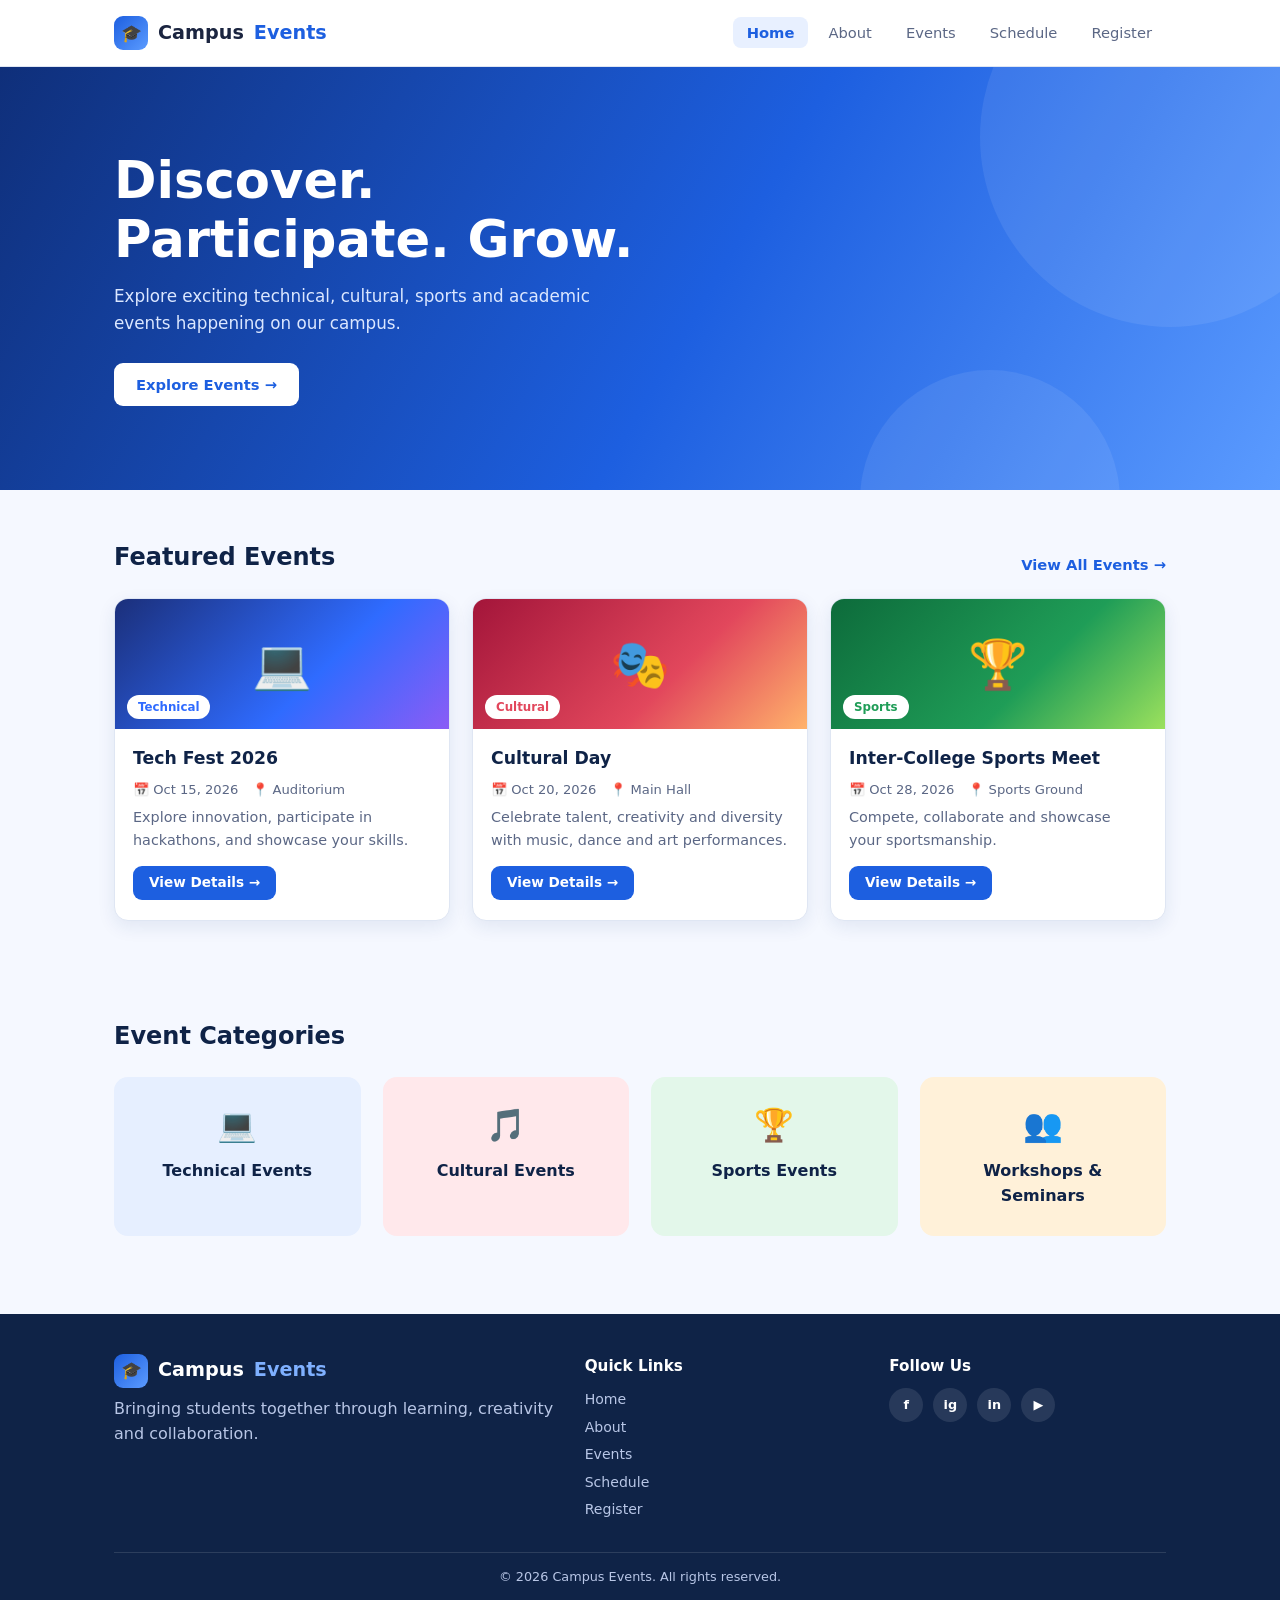
<file: campus-events/index.html>
<!DOCTYPE html>
<html lang="en">
<head>
  <meta charset="UTF-8">
  <meta name="viewport" content="width=device-width, initial-scale=1.0">
  <title>Home | Campus Events</title>
  <link rel="stylesheet" href="style.css">
</head>
<body>
<header>
  <div class="wrap nav">
    <a href="index.html" class="logo"><span class="logo-mark">🎓</span>Campus <b>Events</b></a>
    <nav aria-label="Main">
      <ul>
        <li><a href="index.html" class="active">Home</a></li>
        <li><a href="about.html">About</a></li>
        <li><a href="events.html">Events</a></li>
        <li><a href="schedule.html">Schedule</a></li>  
        <li><a href="register.html">Register</a></li>
      </ul>
    </nav>
  </div>
</header>

<main>
  <section class="hero">
    <div class="wrap">
      <h1>Discover. Participate. Grow.</h1>
      <p>Explore exciting technical, cultural, sports and academic events happening on our campus.</p>
      <a href="events.html" class="btn light">Explore Events →</a>
    </div>
  </section>

  <section>
    <div class="wrap">
      <div class="section-head">
        <h2>Featured Events</h2>
        <a href="events.html" class="link">View All Events →</a>
      </div>
      <div class="grid g3">
      <article class="card" data-cat="tech">
        <div class="thumb tech"><span aria-hidden="true">💻</span><span class="tag tech">Technical</span></div>
        <div class="card-body">
          <h3>Tech Fest 2026</h3>
          <div class="meta"><span>📅 Oct 15, 2026</span><span>📍 Auditorium</span></div>
          <p>Explore innovation, participate in hackathons, and showcase your skills.</p>
          <a href="event-details.html" class="btn small">View Details →</a>
        </div>
      </article>
      <article class="card" data-cat="cultural">
        <div class="thumb cultural"><span aria-hidden="true">🎭</span><span class="tag cultural">Cultural</span></div>
        <div class="card-body">
          <h3>Cultural Day</h3>
          <div class="meta"><span>📅 Oct 20, 2026</span><span>📍 Main Hall</span></div>
          <p>Celebrate talent, creativity and diversity with music, dance and art performances.</p>
          <a href="event-details.html" class="btn small">View Details →</a>
        </div>
      </article>
      <article class="card" data-cat="sports">
        <div class="thumb sports"><span aria-hidden="true">🏆</span><span class="tag sports">Sports</span></div>
        <div class="card-body">
          <h3>Inter-College Sports Meet</h3>
          <div class="meta"><span>📅 Oct 28, 2026</span><span>📍 Sports Ground</span></div>
          <p>Compete, collaborate and showcase your sportsmanship.</p>
          <a href="event-details.html" class="btn small">View Details →</a>
        </div>
      </article>
      </div>
    </div>
  </section>

  <section>
    <div class="wrap">
      <h2 style="margin-bottom:22px">Event Categories</h2>
      <div class="grid g4">
        <a href="events.html" class="tile tech"><span class="ico">💻</span><h3>Technical Events</h3></a>
        <a href="events.html" class="tile cultural"><span class="ico">🎵</span><h3>Cultural Events</h3></a>
        <a href="events.html" class="tile sports"><span class="ico">🏆</span><h3>Sports Events</h3></a>
        <a href="events.html" class="tile workshop"><span class="ico">👥</span><h3>Workshops &amp; Seminars</h3></a>
      </div>
    </div>
  </section>
</main>

<footer>
  <div class="wrap">
    <div class="foot">
      <div>
        <a href="index.html" class="logo"><span class="logo-mark">🎓</span>Campus <b>Events</b></a>
        <p>Bringing students together through learning, creativity and collaboration.</p>
      </div>
      <div>
        <h4>Quick Links</h4>
        <ul>
          <li><a href="index.html">Home</a></li>
          <li><a href="about.html">About</a></li>
          <li><a href="events.html">Events</a></li>
          <li><a href="schedule.html">Schedule</a></li>
          <li><a href="register.html">Register</a></li>
        </ul>
      </div>
      <div>
        <h4>Follow Us</h4>
        <div class="social">
          <a href="#" aria-label="Facebook">f</a>
          <a href="#" aria-label="Instagram">ig</a>
          <a href="#" aria-label="LinkedIn">in</a>
          <a href="#" aria-label="YouTube">▶</a>
        </div>
      </div>
    </div>
    <p class="copy">© 2026 Campus Events. All rights reserved.</p>
  </div>
</footer>
</body>
</html>
</file>
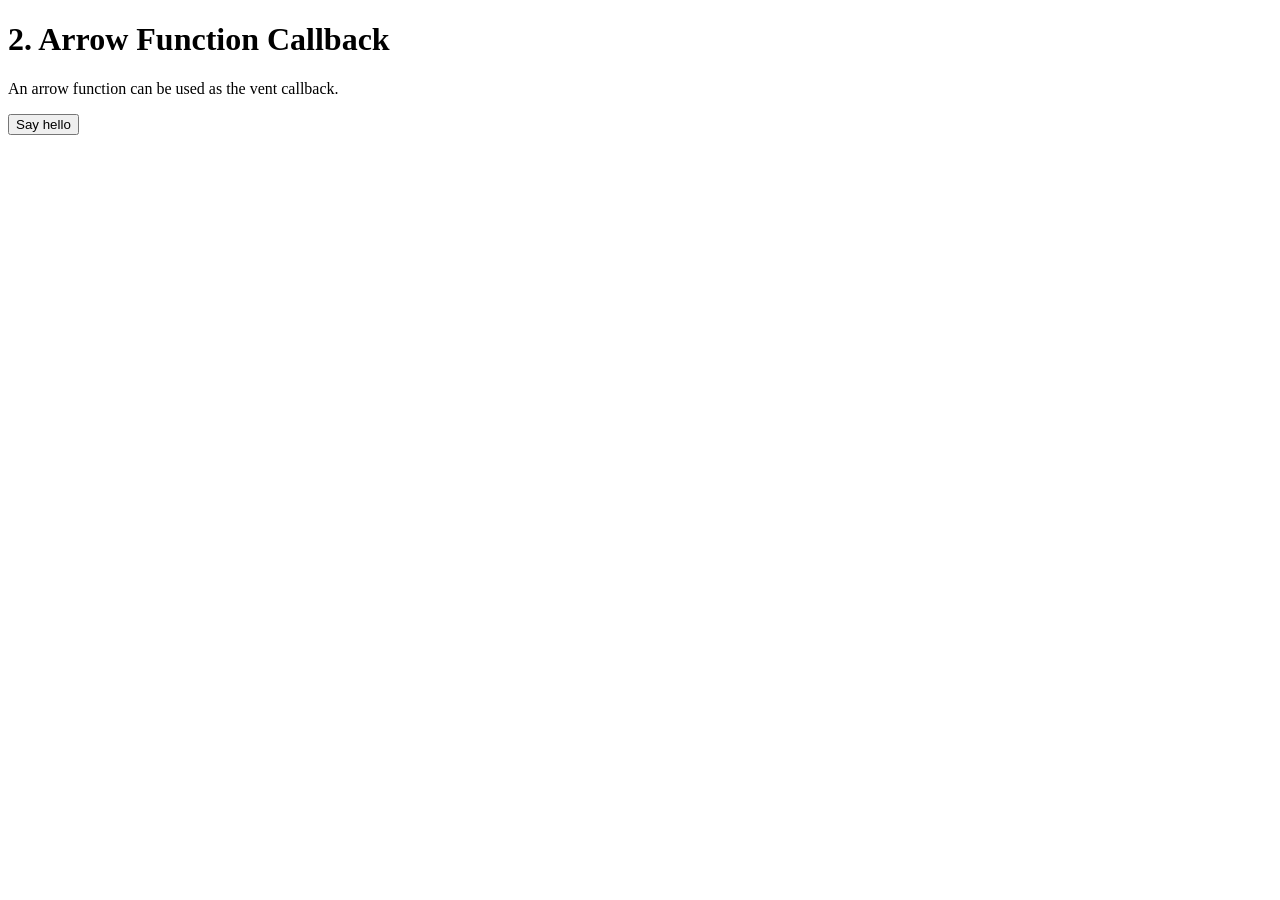
<file: arrow force.html>
<!DOCTYPE html>
<html lang="en">
<head>
    <meta charset="UTF-8">
    <meta name="viewport" content="width=device-width, initial-scale=1.0">
    <title>Document</title>
</head>
<body>
    <h1>2. Arrow Function Callback</h1>
    <p> An arrow function can be used as the vent callback.</p>
    <button id="helloBtn">Say hello</button>
    <p id="result" class="result"></p>
    <script>
        const button= document.querySelector("#helloBtn");
        const result= document.querySelector("#result");
        button.addEventListener("click", () =>{
            result.textContent="Hello, Students!"
        });
    </script>
</body>
</html>
</file>
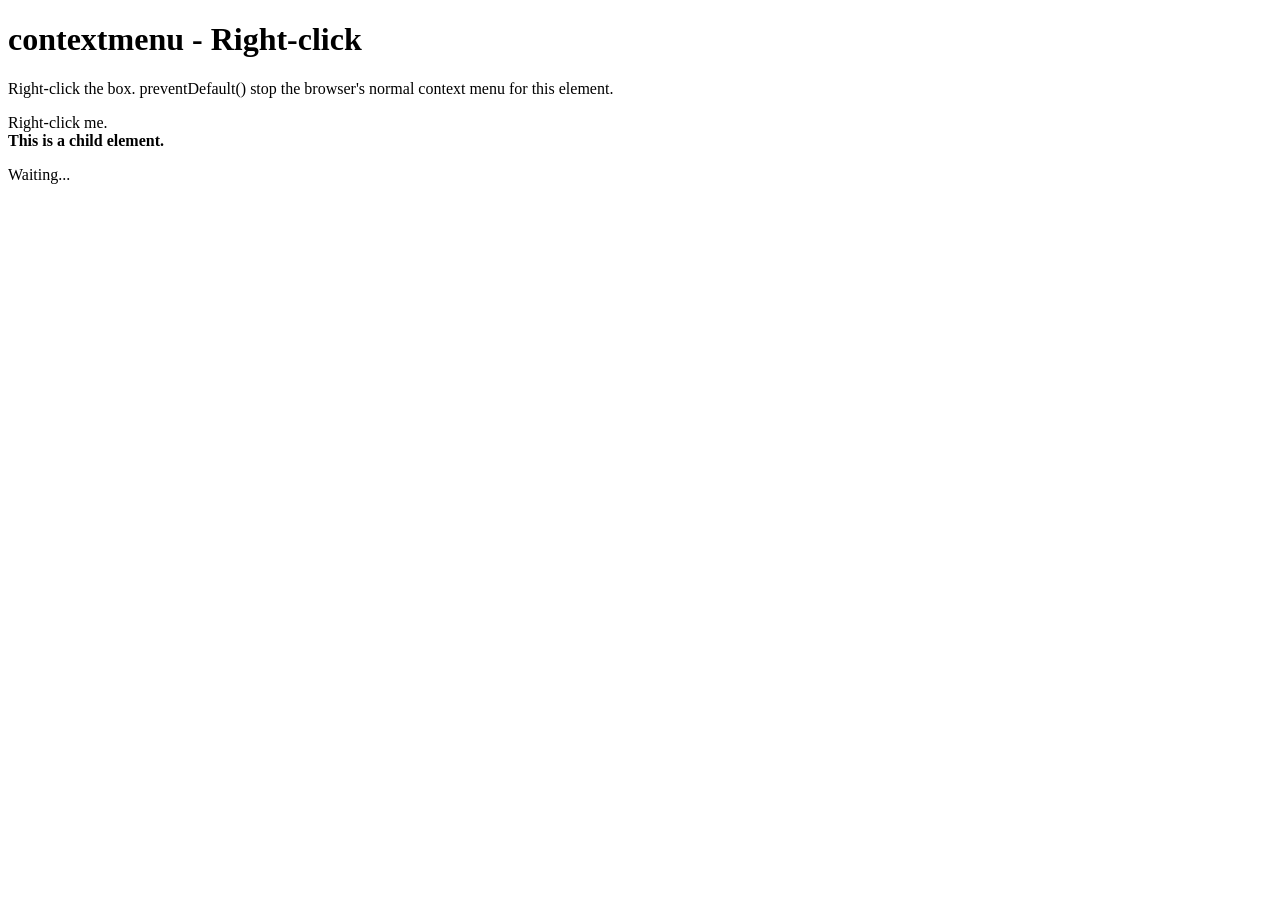
<file: contextmenu.html>
<!DOCTYPE html>
<html lang="en">
<head>
    <meta charset="UTF-8">
    <meta name="viewport" content="width=device-width, initial-scale=1.0">
    <title>Document</title>
</head>
<body>
    <h1>contextmenu - Right-click</h1>
    <p>Right-click the box. preventDefault() stop the browser's normal context menu for this element.</p>
    <div id="target" class="box">Right-click me.<br>
        <strong>This is a child element.</strong>
    </div><p id="result" class="result">Waiting...</p>
    <script>
        const target=document.querySelector("#target");
        const result=document.querySelector("#result");
        target.addEventListener("contextmenu", (event) =>{
            event.preventDefault();
            result.textContent="custom Right-click action";
            target.style.backgroundColor="#e9d5ff"
        });
    </script>
</body>
</html>
</file>
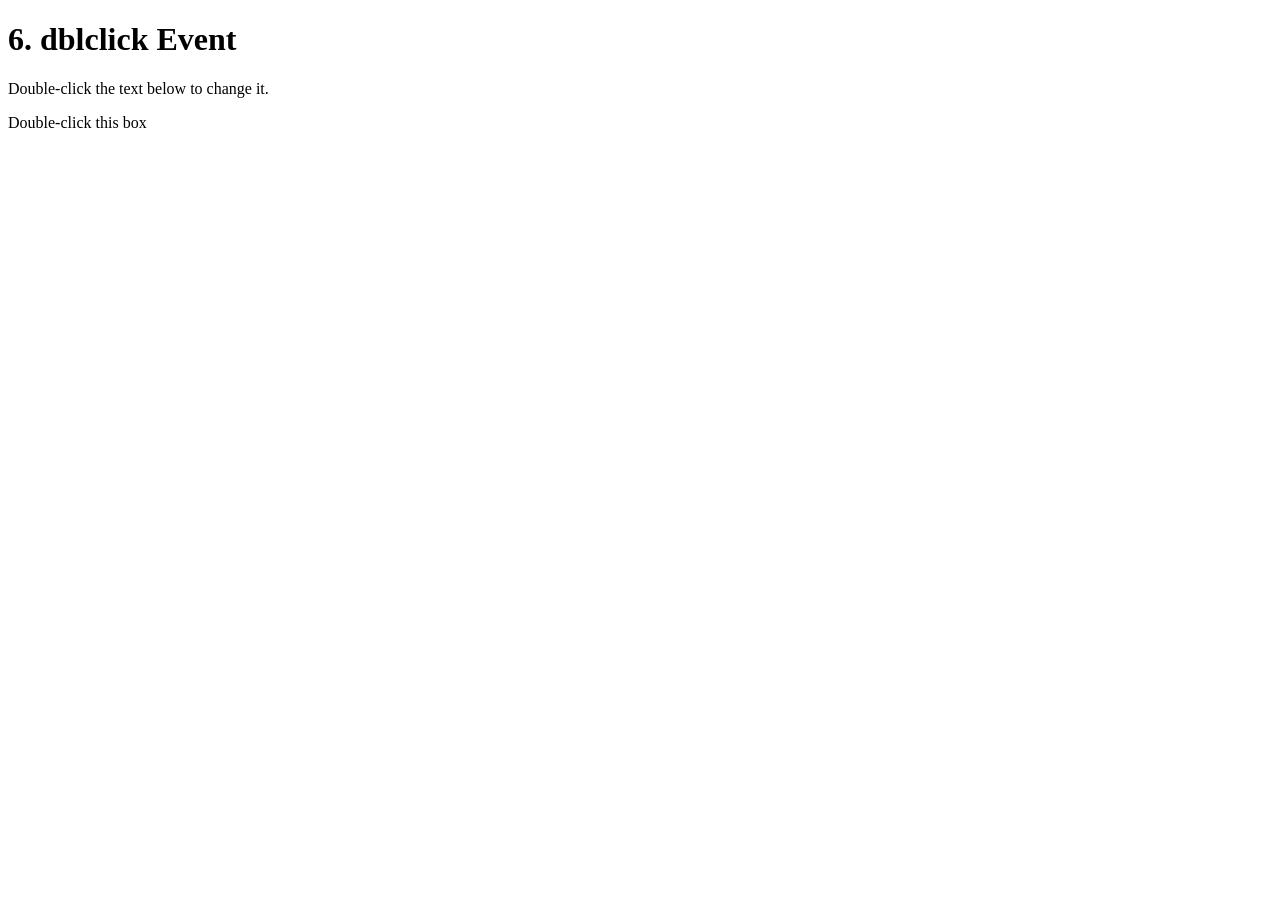
<file: dd click event.html>
<!DOCTYPE html>
<html lang="en">
<head>
    <meta charset="UTF-8">
    <meta name="viewport" content="width=device-width, initial-scale=1.0">
    <title>Document</title>
</head>
<body>
    <h1>6. dblclick Event </h1>
    <p>Double-click the text below to change it.</p>
    <p id="target" class="box">Double-click this box</p>
    <script>
        const target= document.querySelector("#target");
        target.addEventListener("dblclick", () =>{
            target.textContent= "You double-clicked the box!";
            target.style.backgroundColor="#bbf7d0";
        });
    </script>
</body>
</html>
</file>
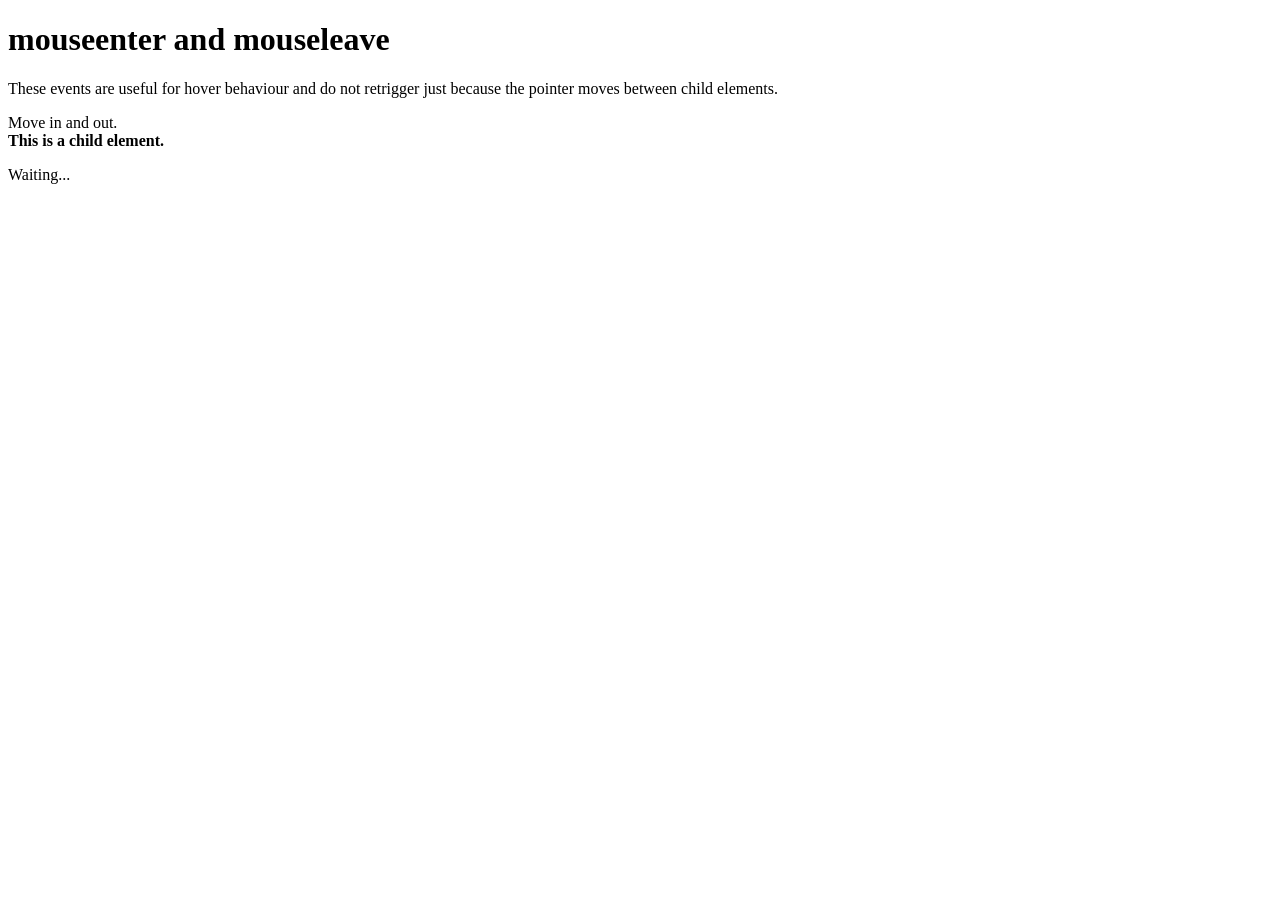
<file: mouseenter mouseleave.html>
<!DOCTYPE html>
<html lang="en">
<head>
    <meta charset="UTF-8">
    <meta name="viewport" content="width=device-width, initial-scale=1.0">
    <title>Document</title>
</head>
<body>
    <h1>mouseenter and mouseleave</h1>
    <p>These events are useful for hover behaviour and do not retrigger
    just because the pointer moves between child elements.</p>
    <div id="target" class="box">Move in and out.<br>
        <strong>This is a child element.</strong>
    </div><p id="result" class="result">Waiting...</p>
    <script>
        const target=document.querySelector("#target");
        const result=document.querySelector("#result");
        target.addEventListener("mouseenter", () =>{
            target.style.backgroundColor="#bbf7d0";
            result.textContent="mouseenter pointer entered the box  ";
        });
        target.addEventListener("mouseleave", () =>{
            target.style.backgroundColor="#dbeafe";
            result.textContent="mouseleave pointer left the box";
        });
    </script>
</body>
</html>
</file>
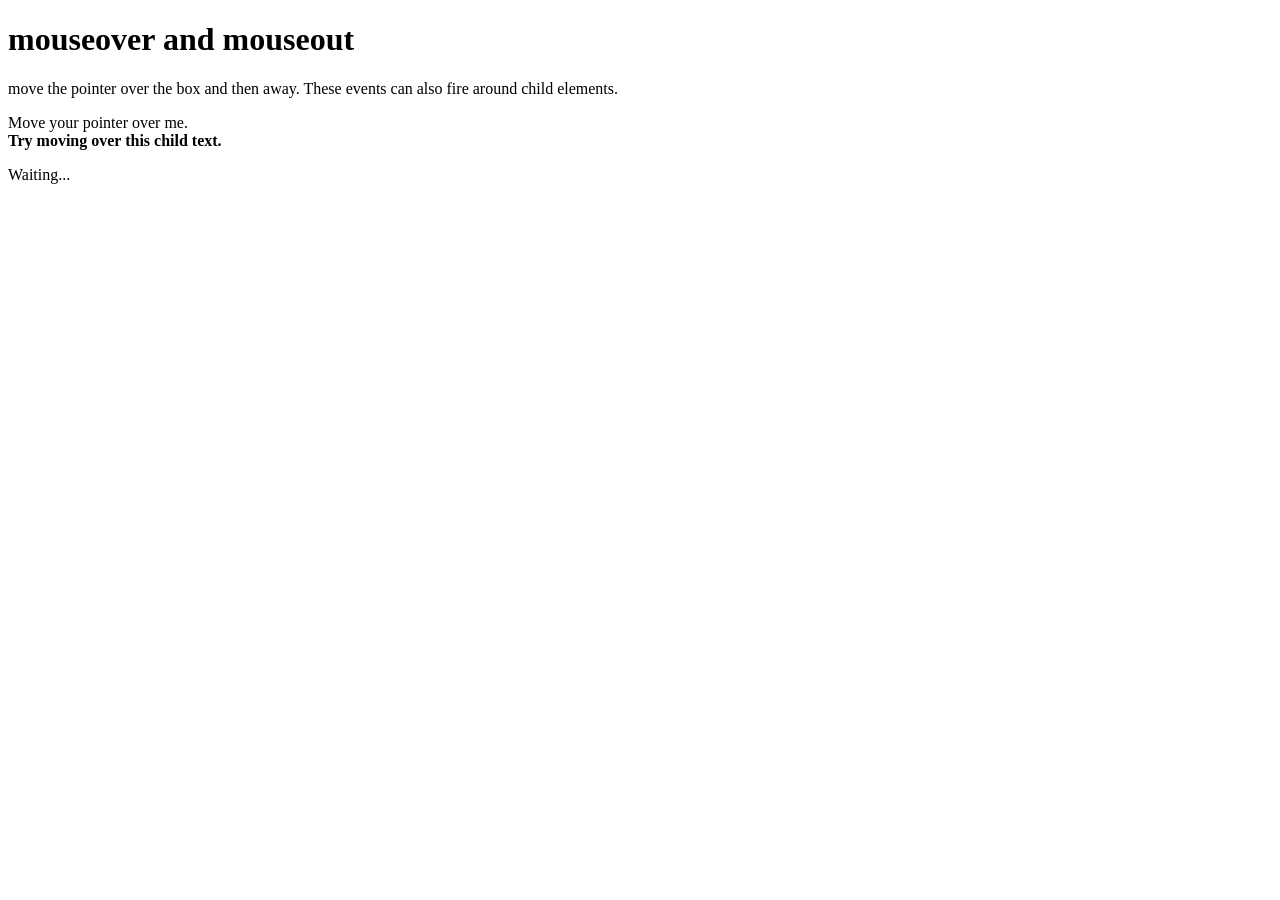
<file: mouseover mouseout.html>
<!DOCTYPE html>
<html lang="en">
<head>
    <meta charset="UTF-8">
    <meta name="viewport" content="width=device-width, initial-scale=1.0">
    <title>Document</title>
</head>
<body>
    <h1>mouseover and mouseout</h1>
    <p>move the pointer over the box and then away. These events can also fire around child elements.</p>
    <div id="target" class="box">Move your pointer over me.<br>
        <strong>Try moving over this child text.</strong>
    </div><p id="result" class="result">Waiting...</p>
    <script>
        const target=document.querySelector("#target");
        const result=document.querySelector("#result");
        target.addEventListener("mouseover", () =>{
            target.style.backgroundColor="#fed7aa";
            result.textContent="mouseover fired";
        });
        target.addEventListener("mouseout", () =>{
            target.style.backgroundColor="#dbeafe";
            result.textContent="mouseout fired";
        });
    </script>
</body>
</html>
</file>
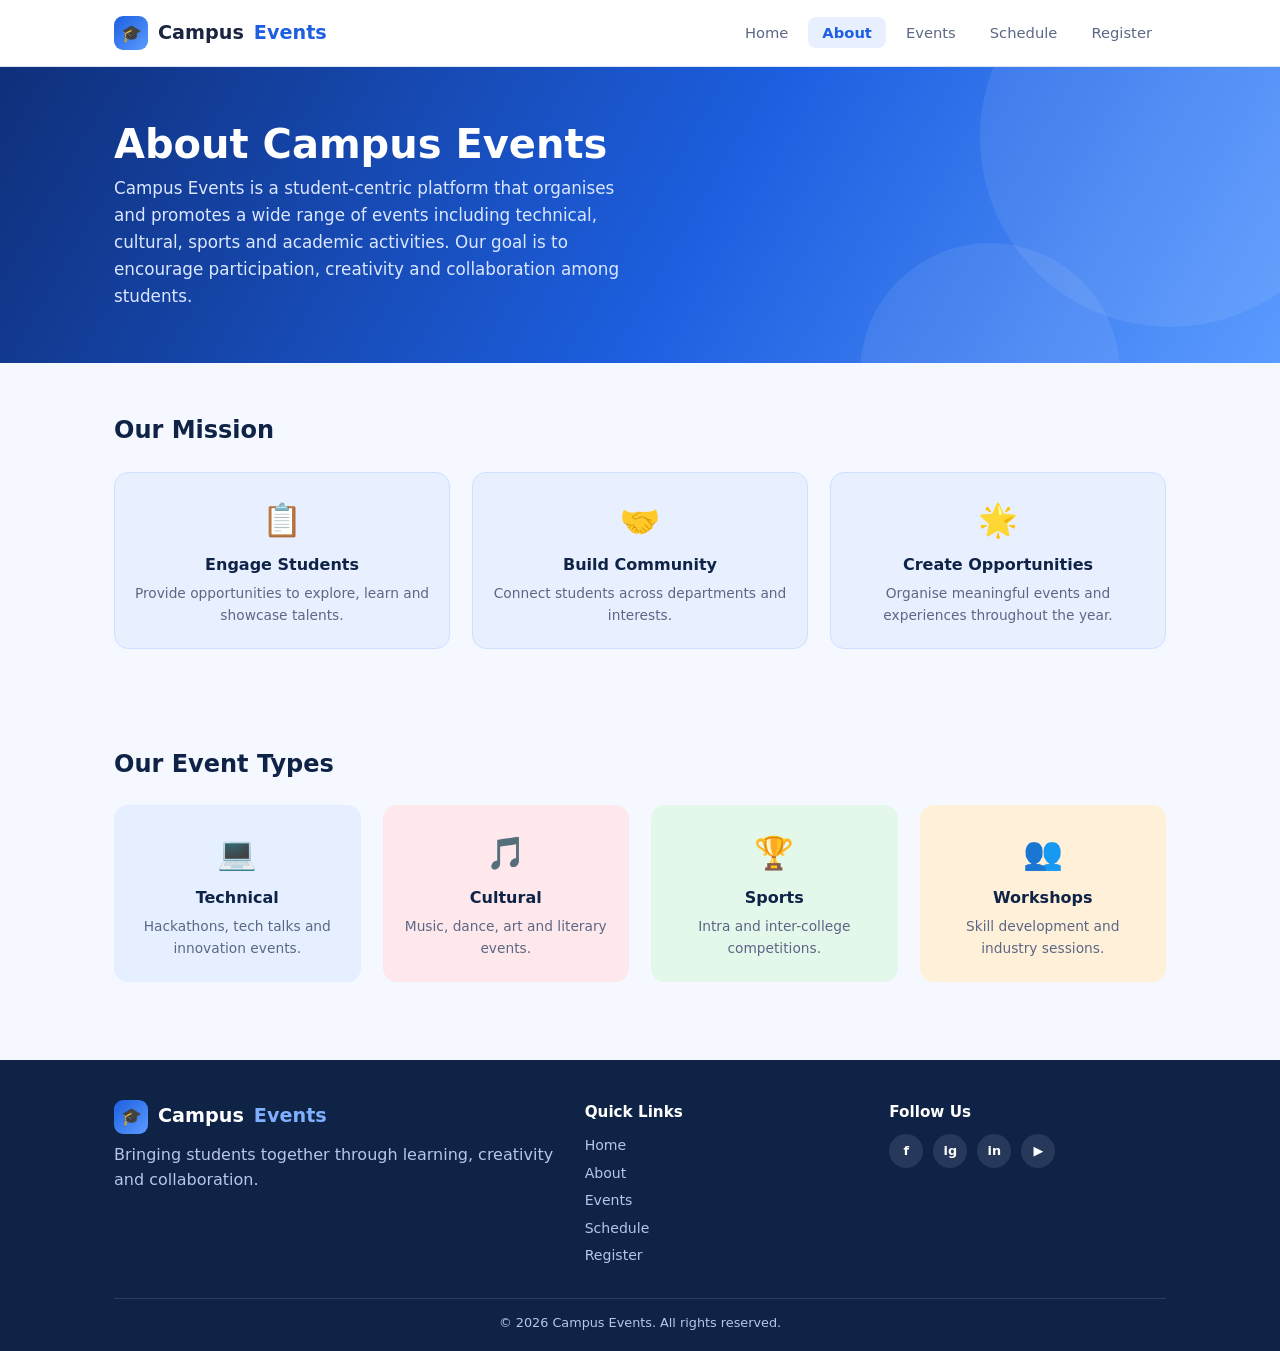
<file: campus-events/about.html>
<!DOCTYPE html>
<html lang="en">
<head>
  <meta charset="UTF-8">
  <meta name="viewport" content="width=device-width, initial-scale=1.0">
  <title>About | Campus Events</title>
  <link rel="stylesheet" href="style.css">
</head>
<body>
<header>
  <div class="wrap nav">
    <a href="index.html" class="logo"><span class="logo-mark">🎓</span>Campus <b>Events</b></a>
    <nav aria-label="Main">
      <ul>
        <li><a href="index.html">Home</a></li>
        <li><a href="about.html" class="active">About</a></li>
        <li><a href="events.html">Events</a></li>
        <li><a href="schedule.html">Schedule</a></li>
        <li><a href="register.html">Register</a></li>
      </ul>
    </nav>
  </div>
</header>

<main>
  <section class="hero page-hero">
    <div class="wrap">
      <h1>About Campus Events</h1>
      <p>Campus Events is a student-centric platform that organises and promotes a wide range of events including technical, cultural, sports and academic activities. Our goal is to encourage participation, creativity and collaboration among students.</p>
    </div>
  </section>

  <section>
    <div class="wrap">
      <h2 style="margin-bottom:22px">Our Mission</h2>
      <div class="grid g3">
        <div class="tile plain"><span class="ico">📋</span><h3>Engage Students</h3><p>Provide opportunities to explore, learn and showcase talents.</p></div>
        <div class="tile plain"><span class="ico">🤝</span><h3>Build Community</h3><p>Connect students across departments and interests.</p></div>
        <div class="tile plain"><span class="ico">🌟</span><h3>Create Opportunities</h3><p>Organise meaningful events and experiences throughout the year.</p></div>
      </div>
    </div>
  </section>

  <section>
    <div class="wrap">
      <h2 style="margin-bottom:22px">Our Event Types</h2>
      <div class="grid g4">
        <div class="tile tech"><span class="ico">💻</span><h3>Technical</h3><p>Hackathons, tech talks and innovation events.</p></div>
        <div class="tile cultural"><span class="ico">🎵</span><h3>Cultural</h3><p>Music, dance, art and literary events.</p></div>
        <div class="tile sports"><span class="ico">🏆</span><h3>Sports</h3><p>Intra and inter-college competitions.</p></div>
        <div class="tile workshop"><span class="ico">👥</span><h3>Workshops</h3><p>Skill development and industry sessions.</p></div>
      </div>
    </div>
  </section>
</main>

<footer>
  <div class="wrap">
    <div class="foot">
      <div>
        <a href="index.html" class="logo"><span class="logo-mark">🎓</span>Campus <b>Events</b></a>
        <p>Bringing students together through learning, creativity and collaboration.</p>
      </div>
      <div>
        <h4>Quick Links</h4>
        <ul>
          <li><a href="index.html">Home</a></li>
          <li><a href="about.html">About</a></li>
          <li><a href="events.html">Events</a></li>
          <li><a href="schedule.html">Schedule</a></li>
          <li><a href="register.html">Register</a></li>
        </ul>
      </div>
      <div>
        <h4>Follow Us</h4>
        <div class="social">
          <a href="#" aria-label="Facebook">f</a>
          <a href="#" aria-label="Instagram">ig</a>
          <a href="#" aria-label="LinkedIn">in</a>
          <a href="#" aria-label="YouTube">▶</a>
        </div>
      </div>
    </div>
    <p class="copy">© 2026 Campus Events. All rights reserved.</p>
  </div>
</footer>
</body>
</html>
</file>
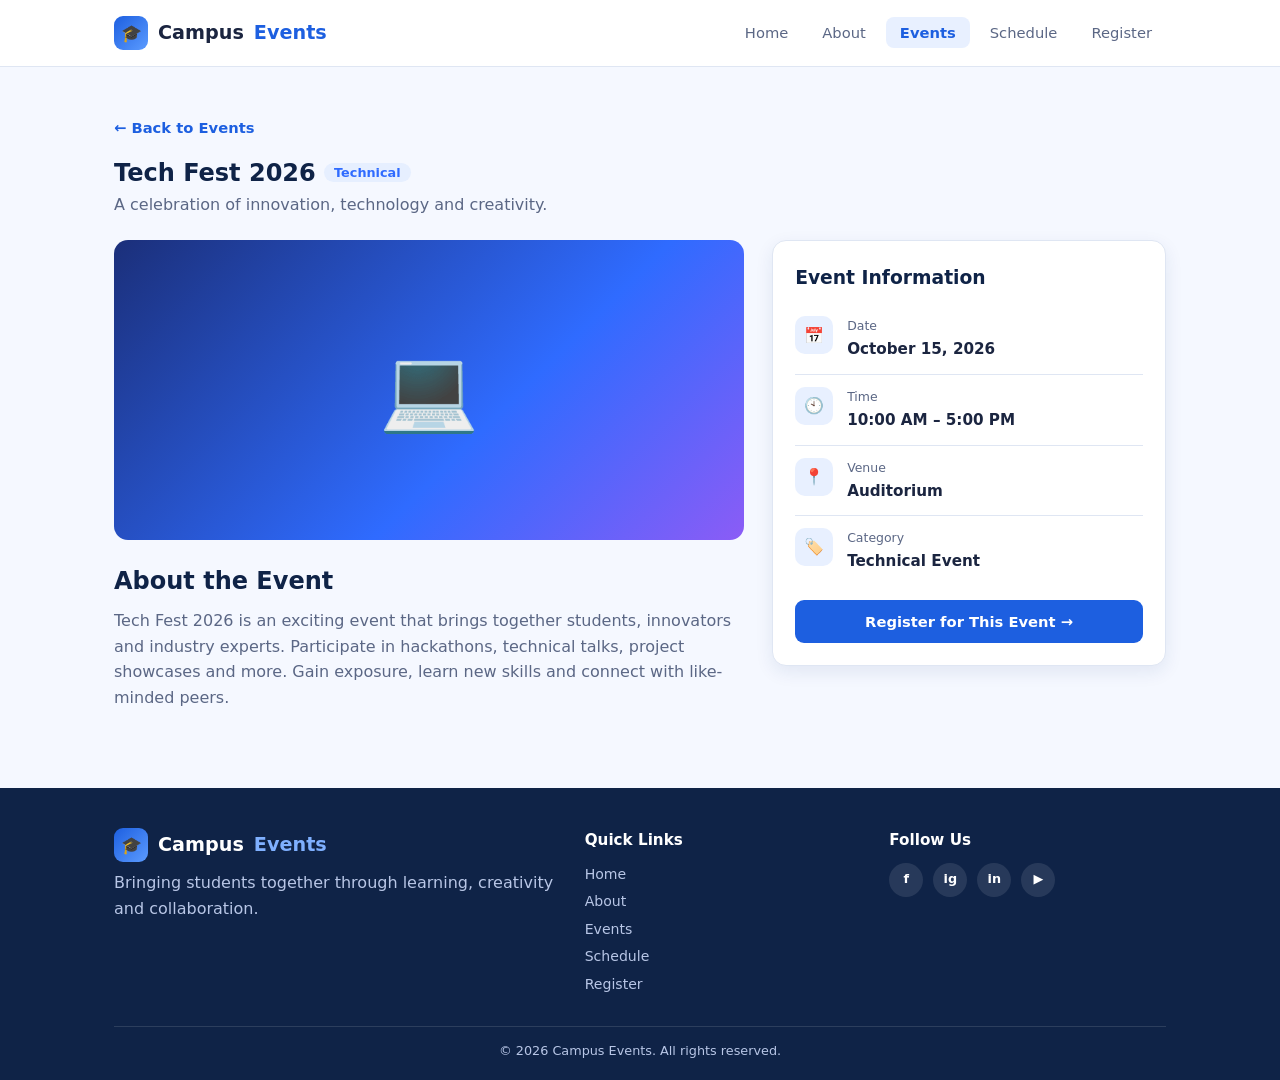
<file: campus-events/event-details.html>
<!DOCTYPE html>
<html lang="en">
<head>
  <meta charset="UTF-8">
  <meta name="viewport" content="width=device-width, initial-scale=1.0">
  <title>Tech Fest 2026 | Campus Events</title>
  <link rel="stylesheet" href="style.css">
</head>
<body>
<header>
  <div class="wrap nav">
    <a href="index.html" class="logo"><span class="logo-mark">🎓</span>Campus <b>Events</b></a>
    <nav aria-label="Main">
      <ul>
        <li><a href="index.html">Home</a></li>
        <li><a href="about.html">About</a></li>
        <li><a href="events.html" class="active">Events</a></li>
        <li><a href="schedule.html">Schedule</a></li>
        <li><a href="register.html">Register</a></li>
      </ul>
    </nav>
  </div>
</header>

<main>
  <section>
    <div class="wrap">
      <a href="events.html" class="back">← Back to Events</a>
      <h1 style="color:var(--navy)">Tech Fest 2026 <span class="pill tech" style="font-size:.8rem;vertical-align:middle">Technical</span></h1>
      <p class="sub" style="margin-bottom:22px">A celebration of innovation, technology and creativity.</p>

      <div class="detail">
        <div>
          <div class="banner thumb tech" aria-hidden="true">💻</div>
          <h2 style="margin-bottom:8px">About the Event</h2>
          <p class="sub">Tech Fest 2026 is an exciting event that brings together students, innovators and industry experts. Participate in hackathons, technical talks, project showcases and more. Gain exposure, learn new skills and connect with like-minded peers.</p>
        </div>

        <aside class="panel">
          <h3>Event Information</h3>
          <div class="info-row"><span class="ico">📅</span><div><small>Date</small><strong>October 15, 2026</strong></div></div>
          <div class="info-row"><span class="ico">🕙</span><div><small>Time</small><strong>10:00 AM – 5:00 PM</strong></div></div>
          <div class="info-row"><span class="ico">📍</span><div><small>Venue</small><strong>Auditorium</strong></div></div>
          <div class="info-row"><span class="ico">🏷️</span><div><small>Category</small><strong>Technical Event</strong></div></div>
          <a href="register.html" class="btn block">Register for This Event →</a>
        </aside>
      </div>
    </div>
  </section>
</main>

<footer>
  <div class="wrap">
    <div class="foot">
      <div>
        <a href="index.html" class="logo"><span class="logo-mark">🎓</span>Campus <b>Events</b></a>
        <p>Bringing students together through learning, creativity and collaboration.</p>
      </div>
      <div>
        <h4>Quick Links</h4>
        <ul>
          <li><a href="index.html">Home</a></li>
          <li><a href="about.html">About</a></li>
          <li><a href="events.html">Events</a></li>
          <li><a href="schedule.html">Schedule</a></li>
          <li><a href="register.html">Register</a></li>
        </ul>
      </div>
      <div>
        <h4>Follow Us</h4>
        <div class="social">
          <a href="#" aria-label="Facebook">f</a>
          <a href="#" aria-label="Instagram">ig</a>
          <a href="#" aria-label="LinkedIn">in</a>
          <a href="#" aria-label="YouTube">▶</a>
        </div>
      </div>
    </div>
    <p class="copy">© 2026 Campus Events. All rights reserved.</p>
  </div>
</footer>
</body>
</html>
</file>
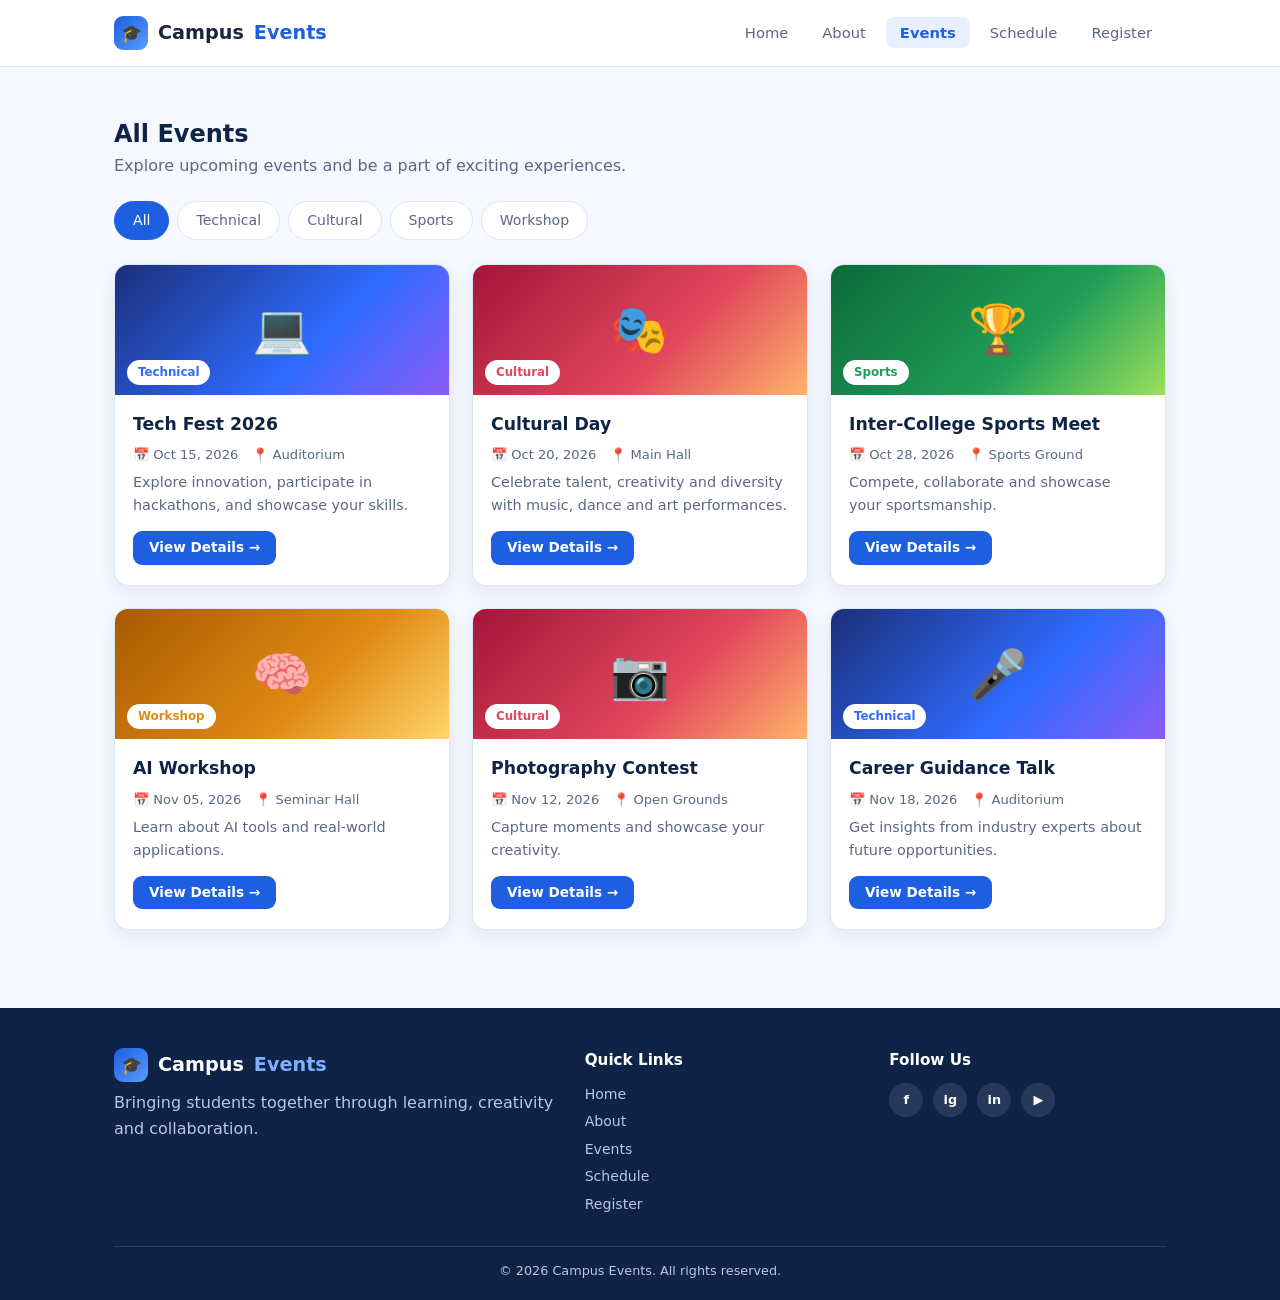
<file: campus-events/events.html>
<!DOCTYPE html>
<html lang="en">
<head>
  <meta charset="UTF-8">
  <meta name="viewport" content="width=device-width, initial-scale=1.0">
  <title>Events | Campus Events</title>
  <link rel="stylesheet" href="style.css">
</head>
<body>
<header>
  <div class="wrap nav">
    <a href="index.html" class="logo"><span class="logo-mark">🎓</span>Campus <b>Events</b></a>
    <nav aria-label="Main">
      <ul>
        <li><a href="index.html">Home</a></li>
        <li><a href="about.html">About</a></li>
        <li><a href="events.html" class="active">Events</a></li>
        <li><a href="schedule.html">Schedule</a></li>
        <li><a href="register.html">Register</a></li>
      </ul>
    </nav>
  </div>
</header>

<main>
  <section>
    <div class="wrap">
      <h1 style="color:var(--navy)">All Events</h1>
      <p class="sub" style="margin-bottom:22px">Explore upcoming events and be a part of exciting experiences.</p>

      <!-- CSS-only filter: radio buttons + :has() in style.css -->
      <div class="filters" role="radiogroup" aria-label="Filter by category">
        <input type="radio" name="f" id="f-all" checked><label for="f-all">All</label>
        <input type="radio" name="f" id="f-tech"><label for="f-tech">Technical</label>
        <input type="radio" name="f" id="f-cultural"><label for="f-cultural">Cultural</label>
        <input type="radio" name="f" id="f-sports"><label for="f-sports">Sports</label>
        <input type="radio" name="f" id="f-workshop"><label for="f-workshop">Workshop</label>
      </div>

      <div class="grid g3">
      <article class="card" data-cat="tech">
        <div class="thumb tech"><span aria-hidden="true">💻</span><span class="tag tech">Technical</span></div>
        <div class="card-body">
          <h3>Tech Fest 2026</h3>
          <div class="meta"><span>📅 Oct 15, 2026</span><span>📍 Auditorium</span></div>
          <p>Explore innovation, participate in hackathons, and showcase your skills.</p>
          <a href="event-details.html" class="btn small">View Details →</a>
        </div>
      </article>
      <article class="card" data-cat="cultural">
        <div class="thumb cultural"><span aria-hidden="true">🎭</span><span class="tag cultural">Cultural</span></div>
        <div class="card-body">
          <h3>Cultural Day</h3>
          <div class="meta"><span>📅 Oct 20, 2026</span><span>📍 Main Hall</span></div>
          <p>Celebrate talent, creativity and diversity with music, dance and art performances.</p>
          <a href="event-details.html" class="btn small">View Details →</a>
        </div>
      </article>
      <article class="card" data-cat="sports">
        <div class="thumb sports"><span aria-hidden="true">🏆</span><span class="tag sports">Sports</span></div>
        <div class="card-body">
          <h3>Inter-College Sports Meet</h3>
          <div class="meta"><span>📅 Oct 28, 2026</span><span>📍 Sports Ground</span></div>
          <p>Compete, collaborate and showcase your sportsmanship.</p>
          <a href="event-details.html" class="btn small">View Details →</a>
        </div>
      </article>
      <article class="card" data-cat="workshop">
        <div class="thumb workshop"><span aria-hidden="true">🧠</span><span class="tag workshop">Workshop</span></div>
        <div class="card-body">
          <h3>AI Workshop</h3>
          <div class="meta"><span>📅 Nov 05, 2026</span><span>📍 Seminar Hall</span></div>
          <p>Learn about AI tools and real-world applications.</p>
          <a href="event-details.html" class="btn small">View Details →</a>
        </div>
      </article>
      <article class="card" data-cat="cultural">
        <div class="thumb cultural"><span aria-hidden="true">📷</span><span class="tag cultural">Cultural</span></div>
        <div class="card-body">
          <h3>Photography Contest</h3>
          <div class="meta"><span>📅 Nov 12, 2026</span><span>📍 Open Grounds</span></div>
          <p>Capture moments and showcase your creativity.</p>
          <a href="event-details.html" class="btn small">View Details →</a>
        </div>
      </article>
      <article class="card" data-cat="tech">
        <div class="thumb tech"><span aria-hidden="true">🎤</span><span class="tag tech">Technical</span></div>
        <div class="card-body">
          <h3>Career Guidance Talk</h3>
          <div class="meta"><span>📅 Nov 18, 2026</span><span>📍 Auditorium</span></div>
          <p>Get insights from industry experts about future opportunities.</p>
          <a href="event-details.html" class="btn small">View Details →</a>
        </div>
      </article>
      </div>
    </div>
  </section>
</main>

<footer>
  <div class="wrap">
    <div class="foot">
      <div>
        <a href="index.html" class="logo"><span class="logo-mark">🎓</span>Campus <b>Events</b></a>
        <p>Bringing students together through learning, creativity and collaboration.</p>
      </div>
      <div>
        <h4>Quick Links</h4>
        <ul>
          <li><a href="index.html">Home</a></li>
          <li><a href="about.html">About</a></li>
          <li><a href="events.html">Events</a></li>
          <li><a href="schedule.html">Schedule</a></li>
          <li><a href="register.html">Register</a></li>
        </ul>
      </div>
      <div>
        <h4>Follow Us</h4>
        <div class="social">
          <a href="#" aria-label="Facebook">f</a>
          <a href="#" aria-label="Instagram">ig</a>
          <a href="#" aria-label="LinkedIn">in</a>
          <a href="#" aria-label="YouTube">▶</a>
        </div>
      </div>
    </div>
    <p class="copy">© 2026 Campus Events. All rights reserved.</p>
  </div>
</footer>
</body>
</html>
</file>
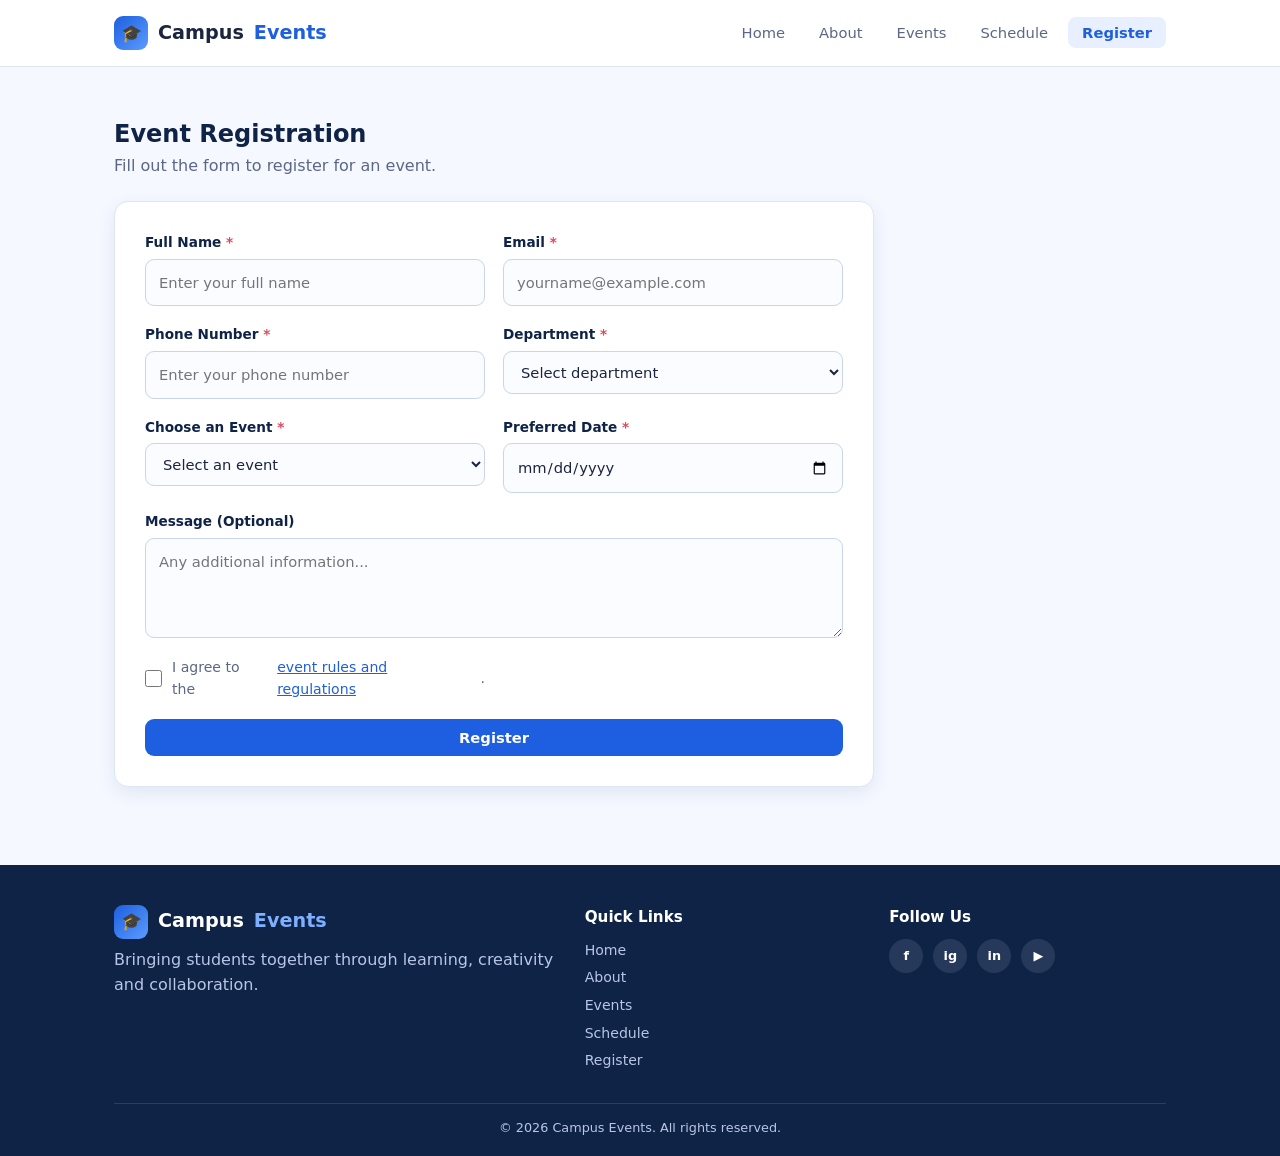
<file: campus-events/register.html>
<!DOCTYPE html>
<html lang="en">
<head>
  <meta charset="UTF-8">
  <meta name="viewport" content="width=device-width, initial-scale=1.0">
  <title>Register | Campus Events</title>
  <link rel="stylesheet" href="style.css">
</head>
<body>
<header>
  <div class="wrap nav">
    <a href="index.html" class="logo"><span class="logo-mark">🎓</span>Campus <b>Events</b></a>
    <nav aria-label="Main">
      <ul>
        <li><a href="index.html">Home</a></li>
        <li><a href="about.html">About</a></li>
        <li><a href="events.html">Events</a></li>
        <li><a href="schedule.html">Schedule</a></li>
        <li><a href="register.html" class="active">Register</a></li>
      </ul>
    </nav>
  </div>
</header>

<main>
  <section>
    <div class="wrap">
      <h1 style="color:var(--navy)">Event Registration</h1>
      <p class="sub" style="margin-bottom:22px">Fill out the form to register for an event.</p>

      <form class="form" action="#" method="post">
        <div class="form-grid">
          <div class="field"><label for="name">Full Name <span>*</span></label>
            <input type="text" id="name" name="name" placeholder="Enter your full name" required></div>
          <div class="field"><label for="email">Email <span>*</span></label>
            <input type="email" id="email" name="email" placeholder="yourname@example.com" required></div>

          <div class="field"><label for="phone">Phone Number <span>*</span></label>
            <input type="tel" id="phone" name="phone" placeholder="Enter your phone number" pattern="[0-9+ \-]{10,15}" required></div>
          <div class="field"><label for="dept">Department <span>*</span></label>
            <select id="dept" name="dept" required>
              <option value="">Select department</option>
              <option>Computer Science</option><option>Electronics</option>
              <option>Mechanical</option><option>Civil</option>
              <option>Business</option><option>Arts &amp; Science</option>
            </select></div>

          <div class="field"><label for="event">Choose an Event <span>*</span></label>
            <select id="event" name="event" required>
              <option value="">Select an event</option>
              <option>Tech Fest 2026</option>
              <option>Cultural Day</option>
              <option>Inter-College Sports Meet</option>
              <option>AI Workshop</option>
              <option>Photography Contest</option>
              <option>Career Guidance Talk</option>
            </select></div>
          <div class="field"><label for="date">Preferred Date <span>*</span></label>
            <input type="date" id="date" name="date" required></div>

          <div class="field full"><label for="msg">Message (Optional)</label>
            <textarea id="msg" name="msg" placeholder="Any additional information..."></textarea></div>

          <label class="check full"><input type="checkbox" required> I agree to the <a href="#">event rules and regulations</a>.</label>
          <div class="field full"><button type="submit" class="btn block">Register</button></div>
        </div>
      </form>
    </div>
  </section>
</main>

<footer>
  <div class="wrap">
    <div class="foot">
      <div>
        <a href="index.html" class="logo"><span class="logo-mark">🎓</span>Campus <b>Events</b></a>
        <p>Bringing students together through learning, creativity and collaboration.</p>
      </div>
      <div>
        <h4>Quick Links</h4>
        <ul>
          <li><a href="index.html">Home</a></li>
          <li><a href="about.html">About</a></li>
          <li><a href="events.html">Events</a></li>
          <li><a href="schedule.html">Schedule</a></li>
          <li><a href="register.html">Register</a></li>
        </ul>
      </div>
      <div>
        <h4>Follow Us</h4>
        <div class="social">
          <a href="#" aria-label="Facebook">f</a>
          <a href="#" aria-label="Instagram">ig</a>
          <a href="#" aria-label="LinkedIn">in</a>
          <a href="#" aria-label="YouTube">▶</a>
        </div>
      </div>
    </div>
    <p class="copy">© 2026 Campus Events. All rights reserved.</p>
  </div>
</footer>
</body>
</html>
</file>
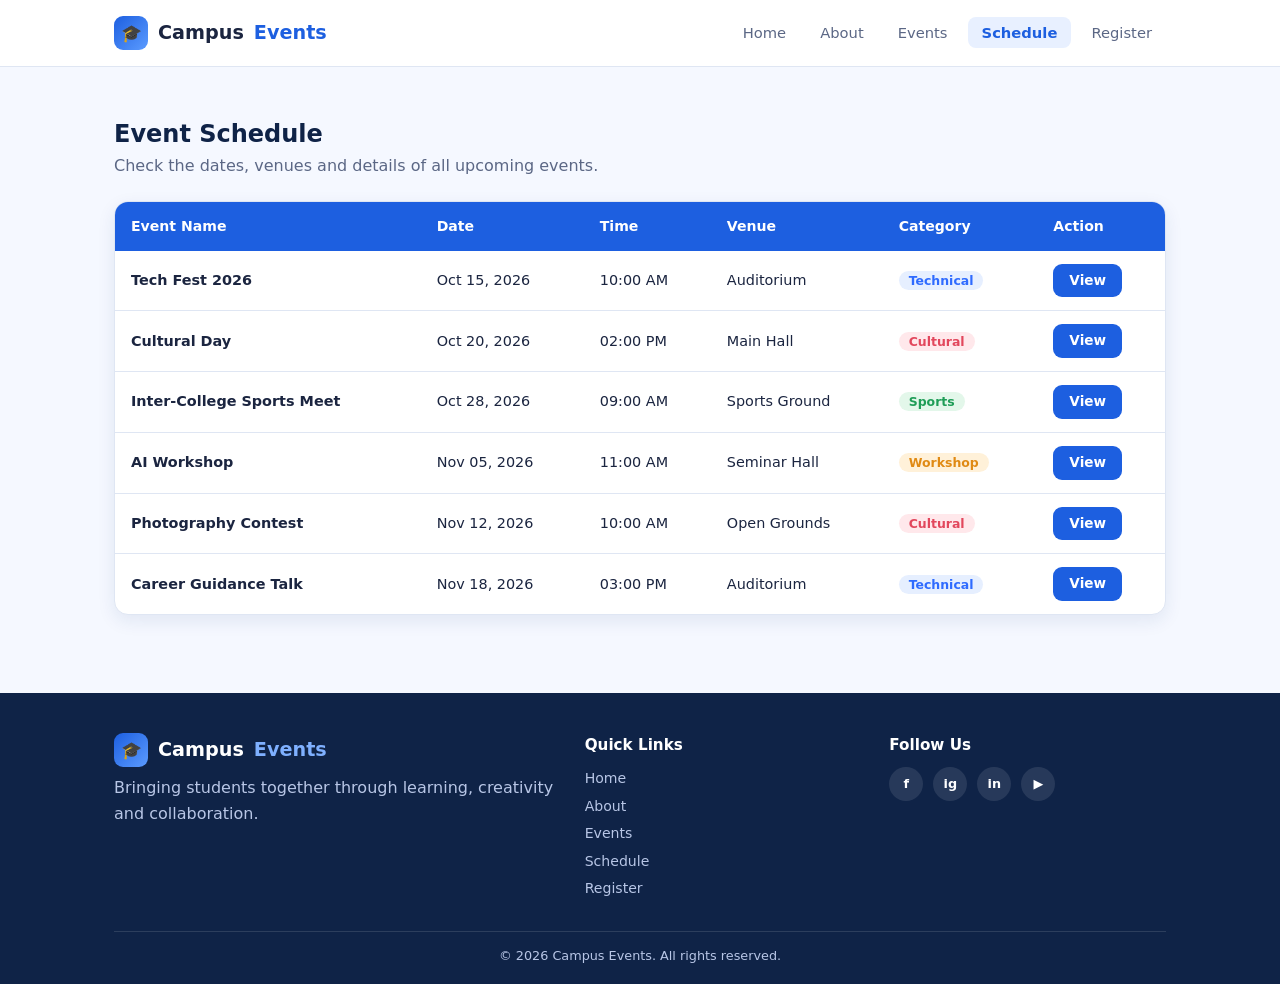
<file: campus-events/schedule.html>
<!DOCTYPE html>
<html lang="en">
<head>
  <meta charset="UTF-8">
  <meta name="viewport" content="width=device-width, initial-scale=1.0">
  <title>Schedule | Campus Events</title>
  <link rel="stylesheet" href="style.css">
</head>
<body>
<header>
  <div class="wrap nav">
    <a href="index.html" class="logo"><span class="logo-mark">🎓</span>Campus <b>Events</b></a>
    <nav aria-label="Main">
      <ul>
        <li><a href="index.html">Home</a></li>
        <li><a href="about.html">About</a></li>
        <li><a href="events.html">Events</a></li>
        <li><a href="schedule.html" class="active">Schedule</a></li>
        <li><a href="register.html">Register</a></li>
      </ul>
    </nav>
  </div>
</header>

<main>
  <section>
    <div class="wrap">
      <h1 style="color:var(--navy)">Event Schedule</h1>
      <p class="sub" style="margin-bottom:22px">Check the dates, venues and details of all upcoming events.</p>
      <div class="table-wrap">
        <table>
          <thead><tr><th>Event Name</th><th>Date</th><th>Time</th><th>Venue</th><th>Category</th><th>Action</th></tr></thead>
          <tbody>
          <tr><td><strong>Tech Fest 2026</strong></td><td>Oct 15, 2026</td><td>10:00 AM</td><td>Auditorium</td><td><span class="pill tech">Technical</span></td><td><a href="event-details.html" class="btn small">View</a></td></tr>
          <tr><td><strong>Cultural Day</strong></td><td>Oct 20, 2026</td><td>02:00 PM</td><td>Main Hall</td><td><span class="pill cultural">Cultural</span></td><td><a href="event-details.html" class="btn small">View</a></td></tr>
          <tr><td><strong>Inter-College Sports Meet</strong></td><td>Oct 28, 2026</td><td>09:00 AM</td><td>Sports Ground</td><td><span class="pill sports">Sports</span></td><td><a href="event-details.html" class="btn small">View</a></td></tr>
          <tr><td><strong>AI Workshop</strong></td><td>Nov 05, 2026</td><td>11:00 AM</td><td>Seminar Hall</td><td><span class="pill workshop">Workshop</span></td><td><a href="event-details.html" class="btn small">View</a></td></tr>
          <tr><td><strong>Photography Contest</strong></td><td>Nov 12, 2026</td><td>10:00 AM</td><td>Open Grounds</td><td><span class="pill cultural">Cultural</span></td><td><a href="event-details.html" class="btn small">View</a></td></tr>
          <tr><td><strong>Career Guidance Talk</strong></td><td>Nov 18, 2026</td><td>03:00 PM</td><td>Auditorium</td><td><span class="pill tech">Technical</span></td><td><a href="event-details.html" class="btn small">View</a></td></tr>
          </tbody>
        </table>
      </div>
    </div>
  </section>
</main>

<footer>
  <div class="wrap">
    <div class="foot">
      <div>
        <a href="index.html" class="logo"><span class="logo-mark">🎓</span>Campus <b>Events</b></a>
        <p>Bringing students together through learning, creativity and collaboration.</p>
      </div>
      <div>
        <h4>Quick Links</h4>
        <ul>
          <li><a href="index.html">Home</a></li>
          <li><a href="about.html">About</a></li>
          <li><a href="events.html">Events</a></li>
          <li><a href="schedule.html">Schedule</a></li>
          <li><a href="register.html">Register</a></li>
        </ul>
      </div>
      <div>
        <h4>Follow Us</h4>
        <div class="social">
          <a href="#" aria-label="Facebook">f</a>
          <a href="#" aria-label="Instagram">ig</a>
          <a href="#" aria-label="LinkedIn">in</a>
          <a href="#" aria-label="YouTube">▶</a>
        </div>
      </div>
    </div>
    <p class="copy">© 2026 Campus Events. All rights reserved.</p>
  </div>
</footer>
</body>
</html>
</file>
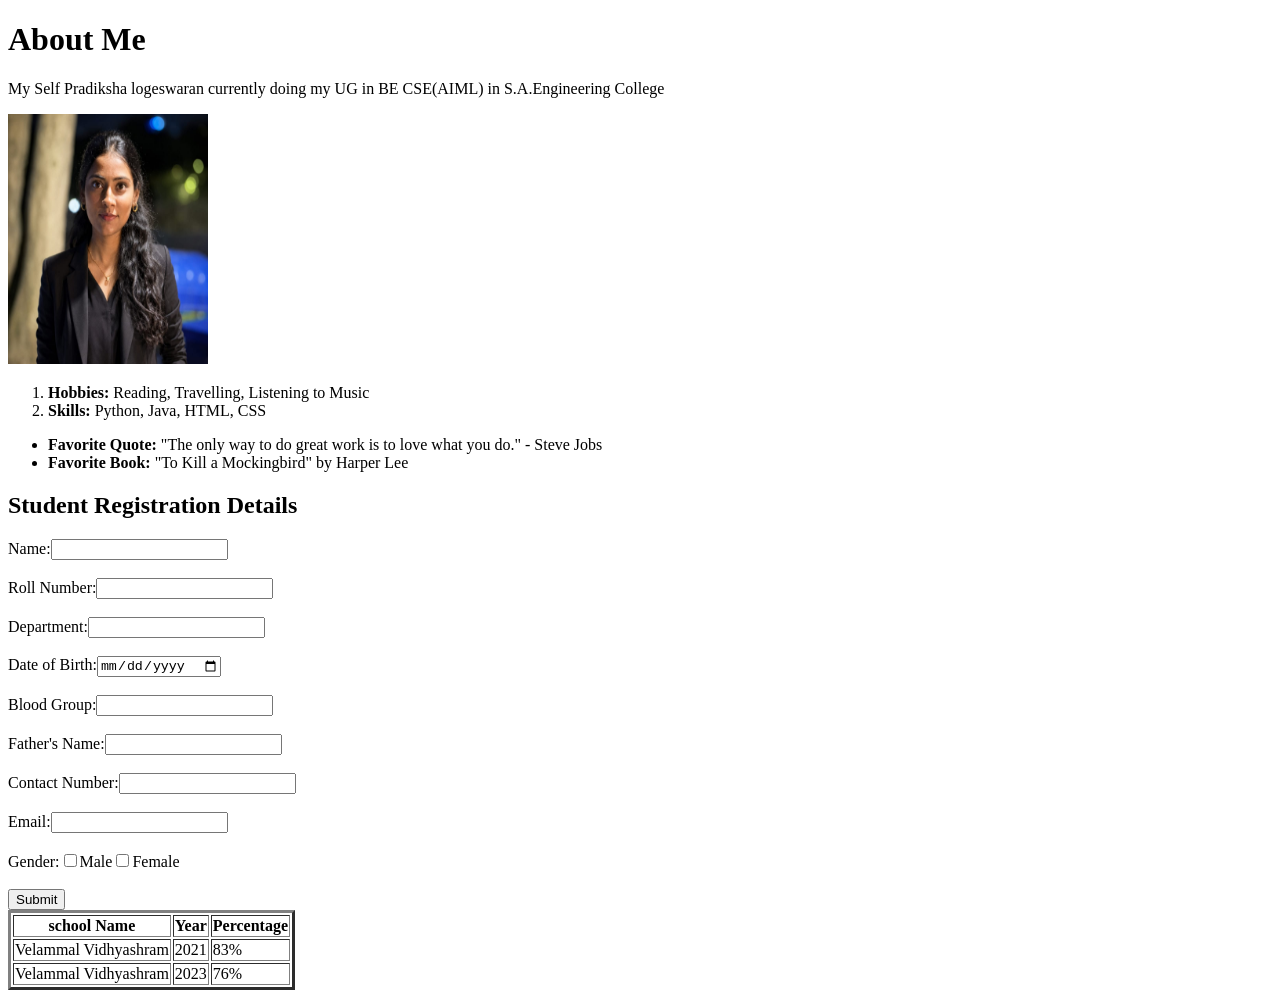
<file: practice/about.html>
<!DOCTYPE html>
<html>
<head>
    <title>About Me</title>
</head>
    <body>
        <h1>About Me</h1>

        <p>My Self Pradiksha logeswaran currently doing my UG in BE CSE(AIML) in S.A.Engineering College </p>

        <img src="pradiksha.jpeg" alt="pradiksha's Photo" width="200" height="250">


     <ol>
        <li><b>Hobbies:</b> Reading, Travelling, Listening to Music</li>
        <li><b>Skills:</b> Python, Java, HTML, CSS</li>
     </ol>
    
    <ul>
        <li><b>Favorite Quote:</b> "The only way to do great work is to love what you do." - Steve Jobs</li>
        <li><b>Favorite Book:</b> "To Kill a Mockingbird" by Harper Lee</li>
    </ul>
       

     <table border="3">
        <tr>
            <th>school Name</th>
            <th>Year</th>
            <th>Percentage</th>
        </tr>
        <tr>
            <td>Velammal Vidhyashram</td>
            <td>2021</td>
            <td>83%</td>
        </tr>
        <tr>
            <td>Velammal Vidhyashram</td>
            <td>2023</td>
            <td>76%</td>
        </tr>

        <h2> Student Registration Details</h2>
         
        <form action="details.html" method="post">
            <label for="name">Name:</label>
            <input type="text" id="name" name="name" required><br><br>

            <label for="rollNumber">Roll Number:</label>
            <input type="text" id="rollNumber" name="rollNumber" required><br><br>

            <label for="department">Department:</label>
            <input type="text" id="department" name="department" required><br><br>

            <label for="dob">Date of Birth:</label>
            <input type="date" id="dob" name="dob" required><br><br>

            <label for="bloodGroup">Blood Group:</label>
            <input type="text" id="bloodGroup" name="bloodGroup" required><br><br>

            <label for="fatherName">Father's Name:</label>
            <input type="text" id="fatherName" name="fatherName" required><br><br>

            <label for="contactNumber">Contact Number:</label>
            <input type="tel" id="contactNumber" name="contactNumber" required><br><br>

            <label for="email">Email:</label>
            <input type="email" id="email" name="email" required><br><br>

            <label>Gender:</label>
             <input type="checkbox" id="male" name="gender" value="Male"> 
             <label for="male">Male</label> 
             <input type="checkbox" id="female" name="gender" value="Female"> 
             <label for="female">Female</label> 
             <br><br>

            <input type="submit" value="Submit">
        </form>
    </body>
</html>
</file>
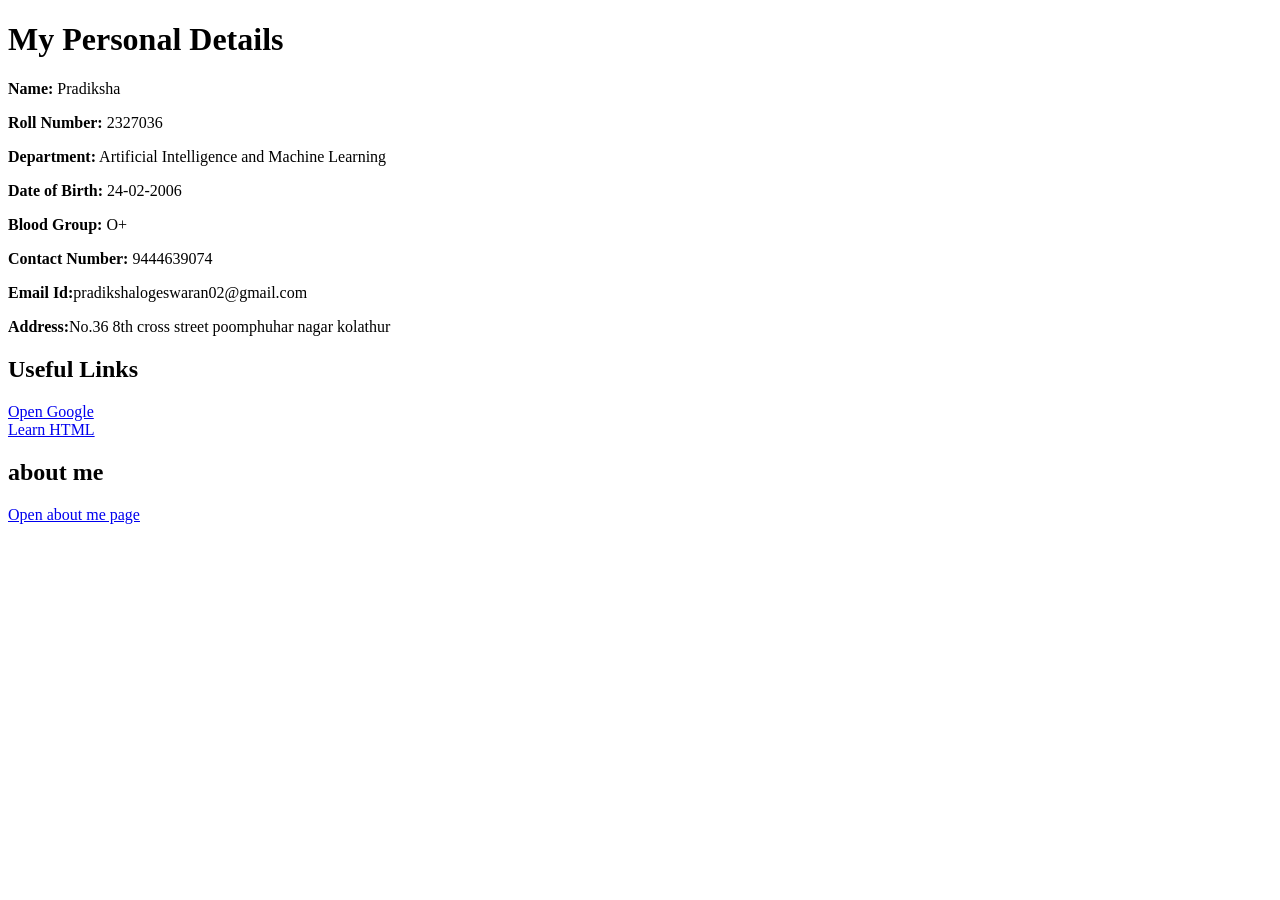
<file: practice/details.html>
<!DOCTYPE html>
<html>
<head>
    <title>My Personal Details</title>
</head>
<body>

    <h1>My Personal Details</h1>

    <p><b>Name:</b> Pradiksha </p>
    <p><b>Roll Number:</b> 2327036</p>
    <p><b>Department:</b> Artificial Intelligence and Machine Learning</p>
    <p><b>Date of Birth:</b> 24-02-2006</p>
    <p><b>Blood Group:</b> O+</p>
    <p><b>Contact Number:</b> 9444639074</p>
    <p><b>Email Id:</b>pradikshalogeswaran02@gmail.com</p>
    <p><b>Address:</b>No.36 8th cross street poomphuhar nagar kolathur</p>

    <h2>Useful Links</h2> <a href="https://www.google.com" target="_blank">Open Google</a> <br> 
    <a href="https://www.w3schools.com" target="_self">Learn HTML</a>


     <h2>about me</h2> <a href="about.html" target="_blank" >Open about me page</a>

</body>
</html>
</file>
<file: campus-events/style.css>
/* ===== Campus Events – shared stylesheet ===== */
:root{
  --blue:#1d5fe0; --blue-dark:#1448b0; --blue-soft:#e8f0ff;
  --navy:#0f2347; --ink:#1b2540; --muted:#5b6785; --line:#dfe6f3;
  --bg:#f5f8ff; --white:#fff;
  --tech:#2f6bff;  --tech-bg:#e6efff;
  --cult:#e2475c;  --cult-bg:#ffe8eb;
  --sport:#1f9d57; --sport-bg:#e3f7ea;
  --work:#e08a14;  --work-bg:#fff1d9;
  --radius:14px; --shadow:0 6px 18px rgba(20,50,120,.09);
}
*{box-sizing:border-box;margin:0;padding:0}
html{scroll-behavior:smooth}
body{font-family:"Segoe UI",system-ui,-apple-system,Roboto,Helvetica,Arial,sans-serif;color:var(--ink);background:var(--bg);line-height:1.6}
a{color:inherit;text-decoration:none}
ul{list-style:none}
.wrap{max-width:1100px;margin:0 auto;padding:0 24px}
:focus-visible{outline:3px solid #7aa7ff;outline-offset:2px}

/* ---------- Header ---------- */
header{background:var(--white);border-bottom:1px solid var(--line);position:sticky;top:0;z-index:10}
.nav{display:flex;align-items:center;justify-content:space-between;height:66px}
.logo{display:flex;align-items:center;gap:10px;font-weight:700;font-size:1.2rem}
.logo-mark{width:34px;height:34px;border-radius:9px;background:linear-gradient(135deg,var(--blue),#5b9bff);display:grid;place-items:center;font-size:1.05rem}
.logo b{color:var(--blue)}
.nav ul{display:flex;gap:6px}
.nav ul a{padding:7px 14px;border-radius:8px;font-size:.92rem;font-weight:500;color:var(--muted);transition:.2s}
.nav ul a:hover{background:var(--blue-soft);color:var(--blue)}
.nav ul a.active{background:var(--blue-soft);color:var(--blue);font-weight:600}

/* ---------- Buttons ---------- */
.btn{display:inline-block;background:var(--blue);color:#fff;padding:10px 22px;border-radius:9px;font-weight:600;font-size:.92rem;border:0;cursor:pointer;transition:.2s;font-family:inherit}
.btn:hover{background:var(--blue-dark);transform:translateY(-1px)}
.btn.block{display:block;width:100%;text-align:center}
.btn.small{padding:6px 16px;font-size:.85rem}
.btn.light{background:#fff;color:var(--blue)}
.btn.light:hover{background:var(--blue-soft)}

/* ---------- Hero ---------- */
.hero{background:linear-gradient(120deg,#0f2f7a 0%,#1d5fe0 55%,#5b9bff 100%);color:#fff;position:relative;overflow:hidden;padding:84px 0}
.hero::before,.hero::after{content:"";position:absolute;border-radius:50%;background:rgba(255,255,255,.08)}
.hero::before{width:380px;height:380px;right:-80px;top:-120px}
.hero::after{width:260px;height:260px;right:160px;bottom:-140px}
.hero .wrap{position:relative;z-index:1}
.hero h1{font-size:clamp(2rem,5vw,3.2rem);line-height:1.15;margin-bottom:14px;max-width:560px}
.hero p{max-width:520px;color:#dbe7ff;margin-bottom:26px;font-size:1.05rem}
.page-hero{padding:54px 0}
.page-hero h1{font-size:clamp(1.8rem,4vw,2.5rem);margin-bottom:8px}
.page-hero p{margin-bottom:0}

/* ---------- Sections ---------- */
section{padding:48px 0}
.section-head{display:flex;justify-content:space-between;align-items:end;margin-bottom:22px;gap:12px;flex-wrap:wrap}
h2{font-size:1.5rem;color:var(--navy)}
.sub{color:var(--muted)}
.link{color:var(--blue);font-weight:600;font-size:.92rem}
.link:hover{text-decoration:underline}

/* ---------- Grids ---------- */
.grid{display:grid;gap:22px}
.g3{grid-template-columns:repeat(3,1fr)}
.g4{grid-template-columns:repeat(4,1fr)}

/* ---------- Event cards ---------- */
.card{background:var(--white);border:1px solid var(--line);border-radius:var(--radius);overflow:hidden;box-shadow:var(--shadow);display:flex;flex-direction:column;transition:.2s}
.card:hover{transform:translateY(-3px);box-shadow:0 12px 26px rgba(20,50,120,.14)}
.thumb{height:130px;display:grid;place-items:center;font-size:3rem;position:relative}
.thumb.tech{background:linear-gradient(135deg,#1b2f7a,#2f6bff 60%,#8b5cf6)}
.thumb.cultural{background:linear-gradient(135deg,#a3153a,#e2475c 60%,#ffb36b)}
.thumb.sports{background:linear-gradient(135deg,#0d6b3b,#1f9d57 60%,#9be15d)}
.thumb.workshop{background:linear-gradient(135deg,#a85a00,#e08a14 60%,#ffd66b)}
.thumb .tag{position:absolute;left:12px;bottom:10px}
.tag{font-size:.74rem;font-weight:600;padding:3px 11px;border-radius:99px;background:#fff}
.tag.tech{color:var(--tech)} .tag.cultural{color:var(--cult)} .tag.sports{color:var(--sport)} .tag.workshop{color:var(--work)}
.card-body{padding:16px 18px 20px;display:flex;flex-direction:column;gap:6px;flex:1}
.card-body h3{font-size:1.08rem;color:var(--navy)}
.meta{display:flex;gap:14px;font-size:.82rem;color:var(--muted);flex-wrap:wrap}
.card-body p{font-size:.9rem;color:var(--muted);flex:1}
.card-body .btn{margin-top:8px;align-self:flex-start}

/* ---------- Info tiles (categories, mission, types) ---------- */
.tile{border-radius:var(--radius);padding:22px 18px;text-align:center;border:1px solid transparent}
.tile .ico{font-size:2rem;display:block;margin-bottom:6px}
.tile h3{font-size:1rem;color:var(--navy);margin-bottom:4px}
.tile p{font-size:.86rem;color:var(--muted)}
.tile.tech{background:var(--tech-bg)} .tile.cultural{background:var(--cult-bg)}
.tile.sports{background:var(--sport-bg)} .tile.workshop{background:var(--work-bg)}
.tile.plain{background:var(--blue-soft);border-color:#cfe0ff}
.about-text{max-width:720px;color:var(--muted);font-size:1.02rem}

/* ---------- CSS-only category filter ---------- */
.filters{display:flex;gap:8px;flex-wrap:wrap;margin-bottom:24px}
.filters input{position:absolute;opacity:0;pointer-events:none}
.filters label{padding:7px 18px;border-radius:99px;background:#fff;border:1px solid var(--line);cursor:pointer;font-size:.88rem;font-weight:500;color:var(--muted);transition:.2s}
.filters label:hover{border-color:var(--blue);color:var(--blue)}
.filters input:checked + label{background:var(--blue);border-color:var(--blue);color:#fff}
.filters input:focus-visible + label{outline:3px solid #7aa7ff;outline-offset:2px}
body:has(#f-tech:checked) .card:not([data-cat="tech"]),
body:has(#f-cultural:checked) .card:not([data-cat="cultural"]),
body:has(#f-sports:checked) .card:not([data-cat="sports"]),
body:has(#f-workshop:checked) .card:not([data-cat="workshop"]){display:none}

/* ---------- Event details ---------- */
.back{display:inline-block;margin-bottom:14px;color:var(--blue);font-weight:600;font-size:.92rem}
.detail{display:grid;grid-template-columns:1.6fr 1fr;gap:28px;align-items:start}
.detail .banner{height:300px;border-radius:var(--radius);font-size:5rem;display:grid;place-items:center;margin-bottom:22px}
.panel{background:#fff;border:1px solid var(--line);border-radius:var(--radius);padding:22px;box-shadow:var(--shadow)}
.panel h3{margin-bottom:12px;color:var(--navy)}
.info-row{display:flex;gap:14px;padding:12px 0;border-bottom:1px solid var(--line)}
.info-row:last-of-type{border-bottom:0}
.info-row .ico{width:38px;height:38px;border-radius:10px;background:var(--blue-soft);display:grid;place-items:center;flex-shrink:0}
.info-row small{display:block;color:var(--muted);font-size:.78rem}
.info-row strong{font-size:.95rem}
.panel .btn{margin-top:14px}

/* ---------- Schedule table ---------- */
.table-wrap{overflow-x:auto;background:#fff;border:1px solid var(--line);border-radius:var(--radius);box-shadow:var(--shadow)}
table{width:100%;border-collapse:collapse;min-width:640px}
th{background:var(--blue);color:#fff;text-align:left;padding:13px 16px;font-size:.88rem}
td{padding:13px 16px;border-bottom:1px solid var(--line);font-size:.9rem}
tbody tr:last-child td{border-bottom:0}
tbody tr:hover{background:var(--blue-soft)}
.pill{padding:2px 10px;border-radius:99px;font-size:.78rem;font-weight:600}
.pill.tech{background:var(--tech-bg);color:var(--tech)} .pill.cultural{background:var(--cult-bg);color:var(--cult)}
.pill.sports{background:var(--sport-bg);color:var(--sport)} .pill.workshop{background:var(--work-bg);color:var(--work)}

/* ---------- Form ---------- */
.form{max-width:760px;background:#fff;border:1px solid var(--line);border-radius:var(--radius);padding:30px;box-shadow:var(--shadow)}
.form-grid{display:grid;grid-template-columns:1fr 1fr;gap:18px}
.field{display:flex;flex-direction:column;gap:5px}
.field.full{grid-column:1/-1}
label{font-size:.85rem;font-weight:600;color:var(--navy)}
label span{color:var(--cult)}
input[type=text],input[type=email],input[type=tel],input[type=date],select,textarea{width:100%;padding:11px 13px;border:1px solid #c9d5ec;border-radius:9px;font:inherit;font-size:.92rem;background:#fbfcff;color:var(--ink);transition:.2s}
input:focus,select:focus,textarea:focus{outline:none;border-color:var(--blue);box-shadow:0 0 0 3px rgba(29,95,224,.15)}
textarea{min-height:100px;resize:vertical}
.check{display:flex;gap:10px;align-items:center;font-weight:400;font-size:.88rem;color:var(--muted)}
.check a{color:var(--blue);text-decoration:underline}
.check input{width:17px;height:17px;accent-color:var(--blue)}
input:user-invalid,select:user-invalid{border-color:var(--cult)}

/* ---------- Navigation-flow box ---------- */
.flow{display:flex;gap:10px;flex-wrap:wrap;align-items:center}
.flow span{background:#fff;border:1px solid #cfe0ff;border-radius:10px;padding:8px 16px;font-size:.88rem;font-weight:600;color:var(--blue)}
.flow i{color:var(--muted);font-style:normal}

/* ---------- Footer ---------- */
footer{background:var(--navy);color:#b8c6e6;padding:40px 0 18px;margin-top:30px}
.foot{display:grid;grid-template-columns:1.6fr 1fr 1fr;gap:28px;margin-bottom:26px}
footer h4{color:#fff;margin-bottom:10px;font-size:.95rem}
footer .logo{color:#fff;margin-bottom:8px}
footer .logo b{color:#7fb0ff}
footer li{margin-bottom:5px;font-size:.88rem}
footer li a:hover{color:#fff;text-decoration:underline}
.social{display:flex;gap:10px}
.social a{width:34px;height:34px;border-radius:50%;background:rgba(255,255,255,.1);display:grid;place-items:center;font-size:.8rem;font-weight:700;color:#fff;transition:.2s}
.social a:hover{background:var(--blue)}
.copy{border-top:1px solid rgba(255,255,255,.12);padding-top:14px;text-align:center;font-size:.8rem}

/* ---------- Responsive ---------- */
@media(max-width:900px){
  .g4{grid-template-columns:repeat(2,1fr)}
  .g3{grid-template-columns:repeat(2,1fr)}
  .detail{grid-template-columns:1fr}
}
@media(max-width:640px){
  .nav{flex-direction:column;height:auto;padding:10px 0;gap:6px}
  .nav ul{flex-wrap:wrap;justify-content:center}
  .g3,.g4,.form-grid,.foot{grid-template-columns:1fr}
  .hero{padding:56px 0}
}
@media(prefers-reduced-motion:reduce){*{transition:none!important;scroll-behavior:auto!important}}
</file>
